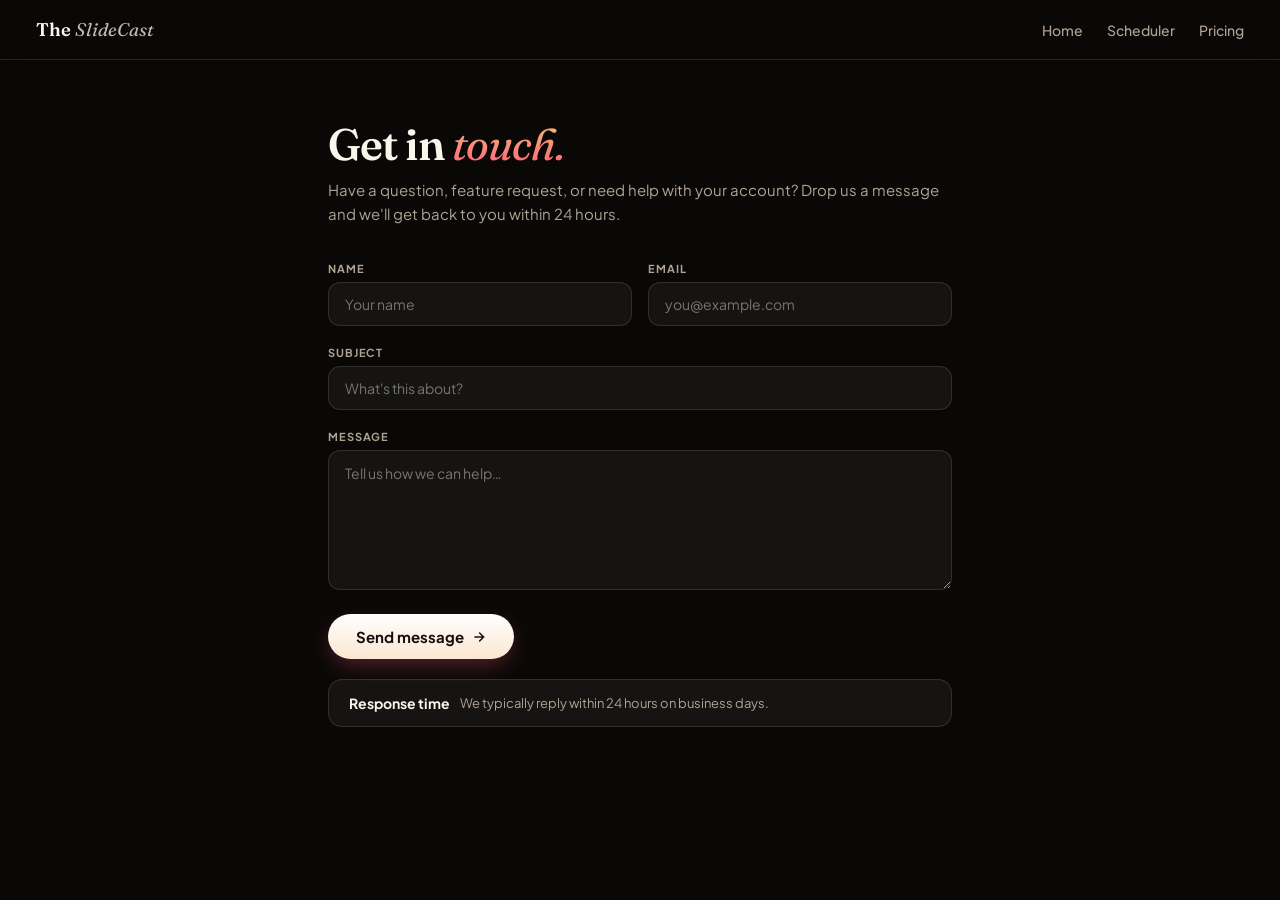
<file: webapp/static/contact.html>
<!DOCTYPE html>
<html lang="en">
<head>
<meta charset="UTF-8">
<meta name="viewport" content="width=device-width, initial-scale=1.0">
<title>Contact Us — The SlideCast</title>
<link rel="preconnect" href="https://fonts.googleapis.com">
<link rel="preconnect" href="https://fonts.gstatic.com" crossorigin>
<link href="https://fonts.googleapis.com/css2?family=Fraunces:ital,opsz,wght@0,9..144,400;0,9..144,600;1,9..144,400&family=Plus+Jakarta+Sans:wght@400;500;600;700;800&display=swap" rel="stylesheet">
<style>
:root {
  --bg:     #0a0807;
  --card:   rgba(255,247,232,0.05);
  --border: rgba(255,247,232,0.12);
  --accent: #ff5c7a;
  --accentH:#ff89a3;
  --text:   #fbf6ec;
  --muted:  #aea394;
  --sans:   'Plus Jakarta Sans', system-ui, sans-serif;
  --serif:  'Fraunces', serif;
}
*, *::before, *::after { box-sizing: border-box; margin: 0; padding: 0; }
body {
  font-family: var(--sans); background: var(--bg); color: var(--text);
  min-height: 100vh; -webkit-font-smoothing: antialiased;
}

/* Nav */
nav {
  position: sticky; top: 0; z-index: 100;
  display: flex; align-items: center; justify-content: space-between;
  padding: 0 36px; height: 60px;
  background: rgba(10,8,7,0.9); backdrop-filter: blur(12px);
  border-bottom: 1px solid var(--border);
}
.nav-brand {
  font-family: var(--serif); font-size: 1.15rem; font-weight: 600;
  color: var(--text); text-decoration: none;
}
.nav-brand em { font-style: italic; font-weight: 400; opacity: .75; }
.nav-links { display: flex; align-items: center; gap: 24px; }
.nav-links a {
  font-size: 14px; font-weight: 500; color: var(--muted);
  text-decoration: none; transition: color .15s;
}
.nav-links a:hover { color: var(--text); }

/* Page */
.container { max-width: 680px; margin: 0 auto; padding: 60px 28px 100px; }
h1 {
  font-family: var(--serif); font-weight: 600;
  font-size: clamp(28px, 4vw, 44px); line-height: 1.1;
  letter-spacing: -0.02em; margin-bottom: 10px;
}
h1 em {
  font-style: italic; font-weight: 400;
  background: linear-gradient(180deg, #f4c47a 0%, #ff5c7a 100%);
  -webkit-background-clip: text; background-clip: text; -webkit-text-fill-color: transparent;
}
.subtitle { color: var(--muted); font-size: 15px; line-height: 1.6; margin-bottom: 36px; }

/* Form */
.form-group { margin-bottom: 20px; }
.form-label {
  display: block; font-size: 11px; font-weight: 700;
  text-transform: uppercase; letter-spacing: .08em;
  color: var(--muted); margin-bottom: 7px;
}
.form-input, .form-textarea {
  width: 100%; background: var(--card); border: 1px solid var(--border);
  border-radius: 12px; color: var(--text); font-size: 14px;
  padding: 12px 16px; outline: none; font-family: var(--sans);
  transition: border-color .2s;
}
.form-input:focus, .form-textarea:focus { border-color: var(--accent); }
.form-textarea { resize: vertical; min-height: 140px; line-height: 1.5; }
.form-row { display: grid; grid-template-columns: 1fr 1fr; gap: 16px; }
@media (max-width: 520px) { .form-row { grid-template-columns: 1fr; } }

.btn-submit {
  display: inline-flex; align-items: center; gap: 8px;
  background: linear-gradient(180deg, #fff 0%, #fbe7d0 100%);
  color: #1a0c0e; border: none; border-radius: 999px;
  padding: 13px 28px; font-size: 15px; font-weight: 700;
  cursor: pointer; font-family: var(--sans);
  box-shadow: 0 8px 24px -6px rgba(255,92,122,.4);
  transition: transform .15s, box-shadow .15s;
}
.btn-submit:hover {
  transform: translateY(-1px);
  box-shadow: 0 12px 30px -6px rgba(255,92,122,.55);
}
.btn-submit:disabled { opacity: .5; cursor: not-allowed; transform: none; }

.success-msg {
  display: none; padding: 16px 20px; border-radius: 12px;
  background: rgba(102,201,146,.1); border: 1px solid rgba(102,201,146,.3);
  color: #66c992; font-size: 14px; font-weight: 600; margin-top: 16px;
}
.error-msg {
  display: none; padding: 16px 20px; border-radius: 12px;
  background: rgba(232,96,122,.1); border: 1px solid rgba(232,96,122,.3);
  color: #e8607a; font-size: 14px; margin-top: 16px;
}

/* Info cards */
.info-cards { margin-top: 20px; }
.info-card {
  background: var(--card); border: 1px solid var(--border);
  border-radius: 14px; padding: 14px 20px;
  display: flex; align-items: center; gap: 10px;
}
.info-card h3 { font-size: 14px; font-weight: 700; white-space: nowrap; margin: 0; }
.info-card p { font-size: 13px; color: var(--muted); margin: 0; }
.info-card a { color: var(--accent); text-decoration: none; }
.info-card a:hover { text-decoration: underline; }
</style>
</head>
<body>

<nav>
  <a class="nav-brand" href="/">The <em>SlideCast</em></a>
  <div class="nav-links">
    <a href="/">Home</a>
    <a href="/scheduler">Scheduler</a>
    <a href="/#pricing">Pricing</a>
  </div>
</nav>

<div class="container">
  <h1>Get in <em>touch.</em></h1>
  <p class="subtitle">Have a question, feature request, or need help with your account? Drop us a message and we'll get back to you within 24 hours.</p>

  <form id="contactForm" onsubmit="return handleSubmit(event)">
    <div class="form-row">
      <div class="form-group">
        <label class="form-label" for="name">Name</label>
        <input class="form-input" type="text" id="name" placeholder="Your name" required>
      </div>
      <div class="form-group">
        <label class="form-label" for="email">Email</label>
        <input class="form-input" type="email" id="email" placeholder="you@example.com" required>
      </div>
    </div>
    <div class="form-group">
      <label class="form-label" for="subject">Subject</label>
      <input class="form-input" type="text" id="subject" placeholder="What's this about?">
    </div>
    <div class="form-group">
      <label class="form-label" for="message">Message</label>
      <textarea class="form-textarea" id="message" placeholder="Tell us how we can help…" required></textarea>
    </div>
    <button class="btn-submit" type="submit" id="submitBtn">
      Send message
      <svg width="14" height="14" viewBox="0 0 24 24" fill="none" stroke="currentColor" stroke-width="2.5" stroke-linecap="round"><path d="M5 12h14M13 5l7 7-7 7"/></svg>
    </button>
  </form>

  <div class="success-msg" id="successMsg">Message sent! We'll get back to you soon.</div>
  <div class="error-msg" id="errorMsg"></div>

  <div class="info-cards">
    <div class="info-card">
      <h3>Response time</h3>
      <p>We typically reply within 24 hours on business days.</p>
    </div>
  </div>
</div>

<script>
async function handleSubmit(e) {
  e.preventDefault();
  const btn = document.getElementById('submitBtn');
  const successMsg = document.getElementById('successMsg');
  const errorMsg = document.getElementById('errorMsg');
  successMsg.style.display = 'none';
  errorMsg.style.display = 'none';

  const data = {
    name: document.getElementById('name').value.trim(),
    email: document.getElementById('email').value.trim(),
    subject: document.getElementById('subject').value.trim(),
    message: document.getElementById('message').value.trim(),
  };

  if (!data.name || !data.email || !data.message) {
    errorMsg.textContent = 'Please fill in all required fields.';
    errorMsg.style.display = 'block';
    return false;
  }

  btn.disabled = true;
  btn.textContent = 'Sending…';

  try {
    const res = await fetch('/api/contact', {
      method: 'POST',
      headers: { 'Content-Type': 'application/json' },
      body: JSON.stringify(data),
    });
    if (!res.ok) {
      const t = await res.text().catch(() => '');
      throw new Error(t || 'Something went wrong');
    }
    successMsg.style.display = 'block';
    document.getElementById('contactForm').reset();
  } catch (err) {
    errorMsg.textContent = err.message || 'Failed to send. Please email us directly.';
    errorMsg.style.display = 'block';
  }

  btn.disabled = false;
  btn.innerHTML = 'Send message <svg width="14" height="14" viewBox="0 0 24 24" fill="none" stroke="currentColor" stroke-width="2.5" stroke-linecap="round"><path d="M5 12h14M13 5l7 7-7 7"/></svg>';
  return false;
}
</script>

</body>
</html>
</file>
